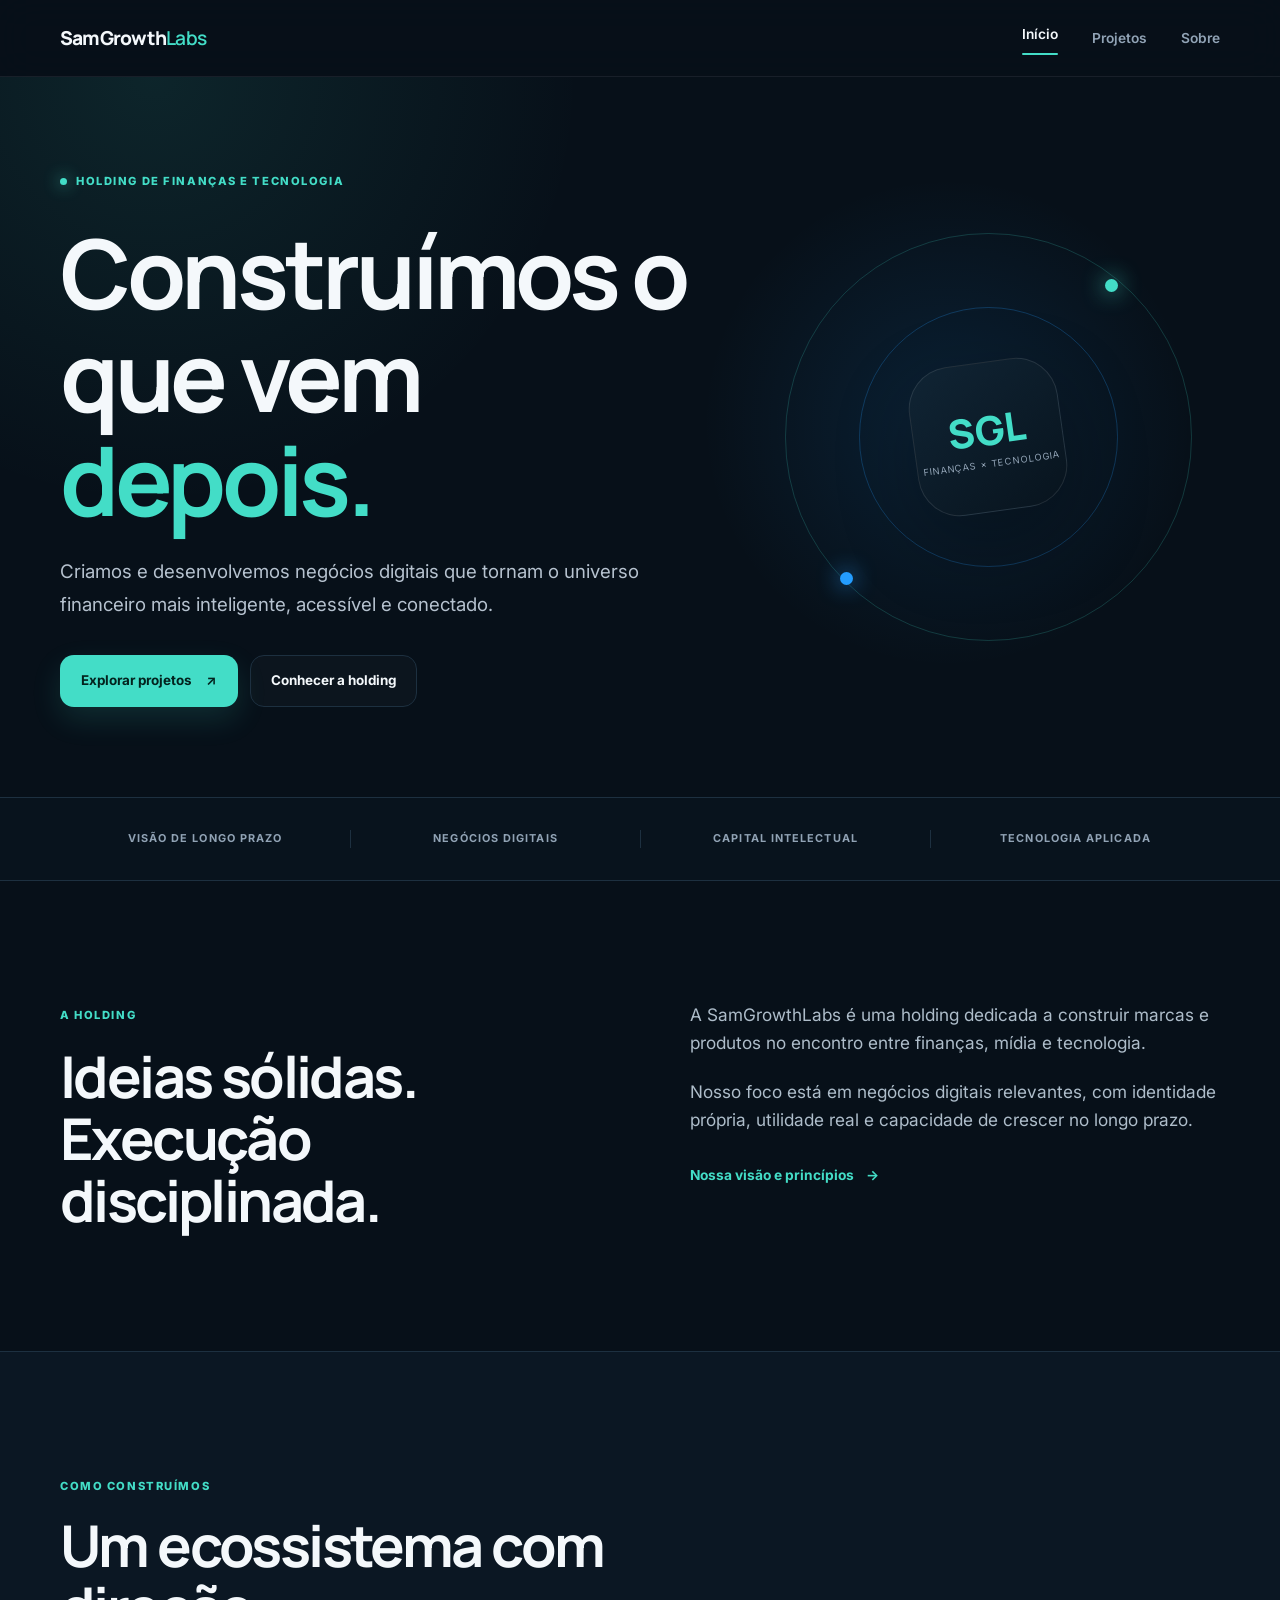
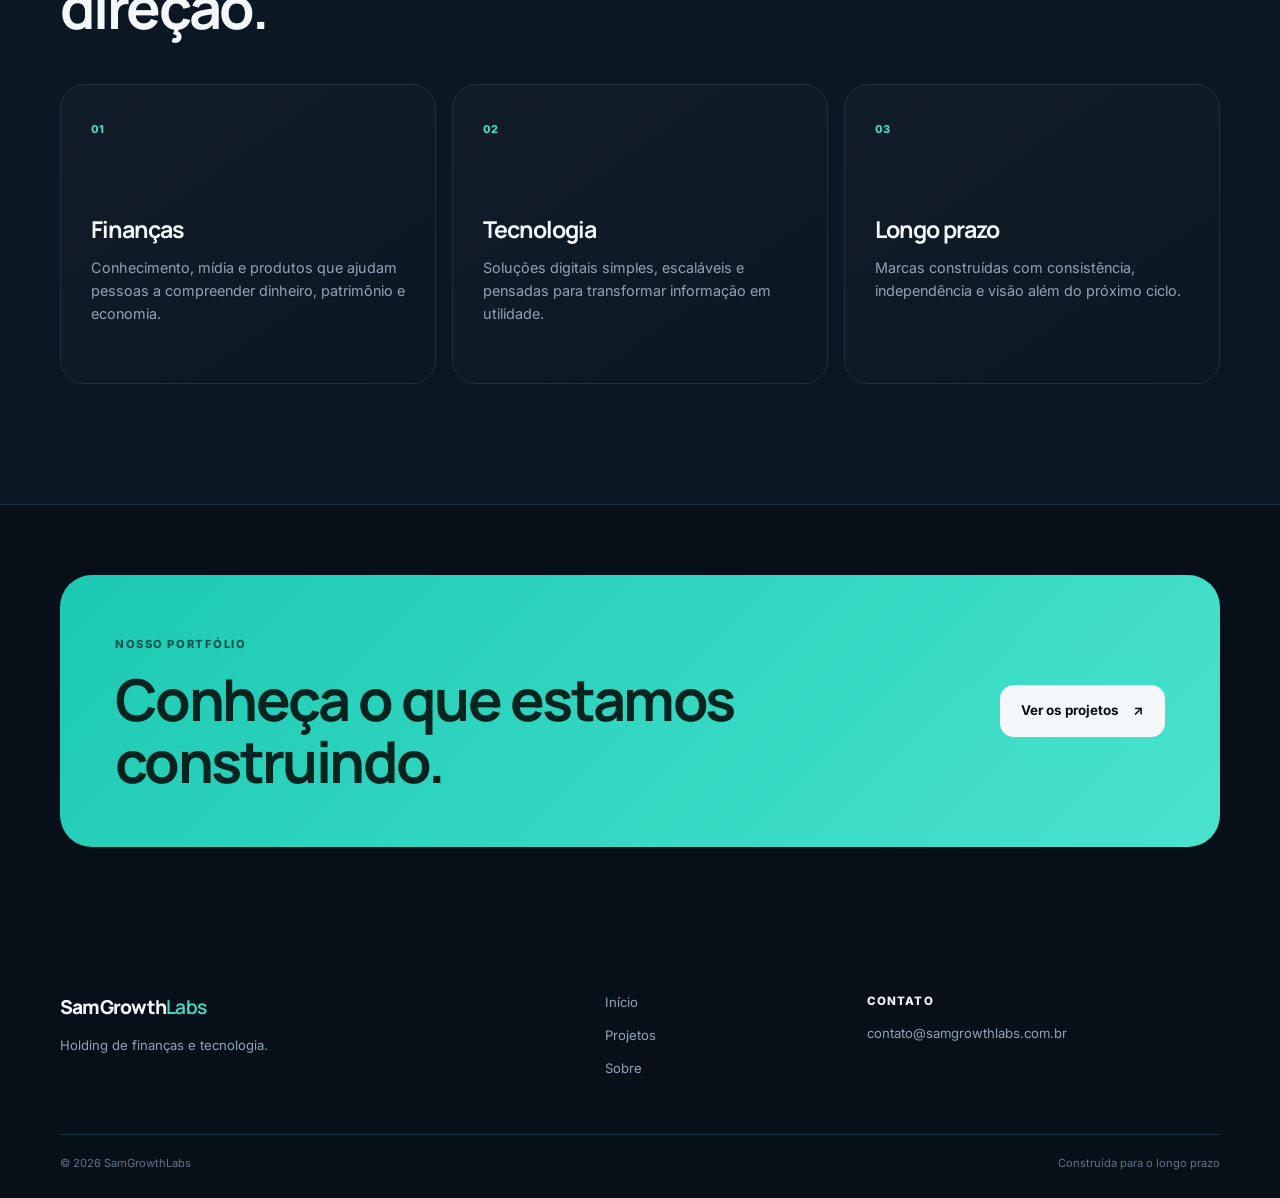
<file: index.html>
<!DOCTYPE html><html lang="pt-br"><head>
<meta charset="UTF-8"><meta name="viewport" content="width=device-width,initial-scale=1,viewport-fit=cover">
<meta name="description" content="SamGrowthLabs — holding de finanças e tecnologia com visão de longo prazo."><title>SamGrowthLabs · Holding de Finanças e Tecnologia</title>
<link rel="preconnect" href="https://fonts.googleapis.com"><link rel="preconnect" href="https://fonts.gstatic.com" crossorigin><link href="https://fonts.googleapis.com/css2?family=Inter:wght@400;500;600;700&family=Manrope:wght@500;600;700;800&display=swap" rel="stylesheet"><link rel="stylesheet" href="/style.css"></head><body>
<header class="navbar"><div class="nav-container"><a href="/" class="logo">SamGrowth<span>Labs</span></a><button class="mobile-menu-btn" aria-label="Abrir menu" aria-expanded="false"><span></span><span></span><span></span></button><nav><ul class="nav-links"><li><a href="/" class="active">Início</a></li><li><a href="/projetos/">Projetos</a></li><li><a href="/sobre/">Sobre</a></li></ul></nav></div></header>
<main><section class="hero"><div class="container hero-grid"><div class="hero-copy"><span class="eyebrow"><i></i> Holding de finanças e tecnologia</span><h1>Construímos o que vem <em>depois.</em></h1><p class="hero-lead">Criamos e desenvolvemos negócios digitais que tornam o universo financeiro mais inteligente, acessível e conectado.</p><div class="hero-actions"><a class="button button-primary" href="/projetos/">Explorar projetos <span>↗</span></a><a class="button button-ghost" href="/sobre/">Conhecer a holding</a></div></div><div class="hero-orbit" aria-hidden="true"><div class="orbit orbit-one"></div><div class="orbit orbit-two"></div><div class="orbit-core"><span>SGL</span><small>Finanças × Tecnologia</small></div><span class="orbit-dot dot-one"></span><span class="orbit-dot dot-two"></span></div></div></section>
<section class="signal-bar"><div class="container signal-grid"><span>Visão de longo prazo</span><span>Negócios digitais</span><span>Capital intelectual</span><span>Tecnologia aplicada</span></div></section>
<section class="section"><div class="container split"><div><span class="section-label">A holding</span><h2>Ideias sólidas.<br>Execução disciplinada.</h2></div><div class="body-large"><p>A SamGrowthLabs é uma holding dedicada a construir marcas e produtos no encontro entre finanças, mídia e tecnologia.</p><p>Nosso foco está em negócios digitais relevantes, com identidade própria, utilidade real e capacidade de crescer no longo prazo.</p><a class="text-link" href="/sobre/">Nossa visão e princípios <span>→</span></a></div></div></section>
<section class="section surface"><div class="container"><div class="section-heading"><span class="section-label">Como construímos</span><h2>Um ecossistema com direção.</h2></div><div class="pillar-grid"><article class="info-card"><span>01</span><h3>Finanças</h3><p>Conhecimento, mídia e produtos que ajudam pessoas a compreender dinheiro, patrimônio e economia.</p></article><article class="info-card"><span>02</span><h3>Tecnologia</h3><p>Soluções digitais simples, escaláveis e pensadas para transformar informação em utilidade.</p></article><article class="info-card"><span>03</span><h3>Longo prazo</h3><p>Marcas construídas com consistência, independência e visão além do próximo ciclo.</p></article></div></div></section>
<section class="cta-section"><div class="container cta-card"><div><span class="section-label">Nosso portfólio</span><h2>Conheça o que estamos construindo.</h2></div><a class="button button-light" href="/projetos/">Ver os projetos <span>↗</span></a></div></section></main>
<footer class="footer"><div class="container footer-grid"><div><a href="/" class="logo">SamGrowth<span>Labs</span></a><p>Holding de finanças e tecnologia.</p></div><div class="footer-links"><a href="/">Início</a><a href="/projetos/">Projetos</a><a href="/sobre/">Sobre</a></div><div class="footer-contact"><span>Contato</span><a data-company-email></a></div></div><div class="container footer-bottom"><span>© <span data-current-year></span> SamGrowthLabs</span><span>Construída para o longo prazo</span></div></footer><script src="/config.js"></script><script src="/app.js"></script></body></html>
</file>
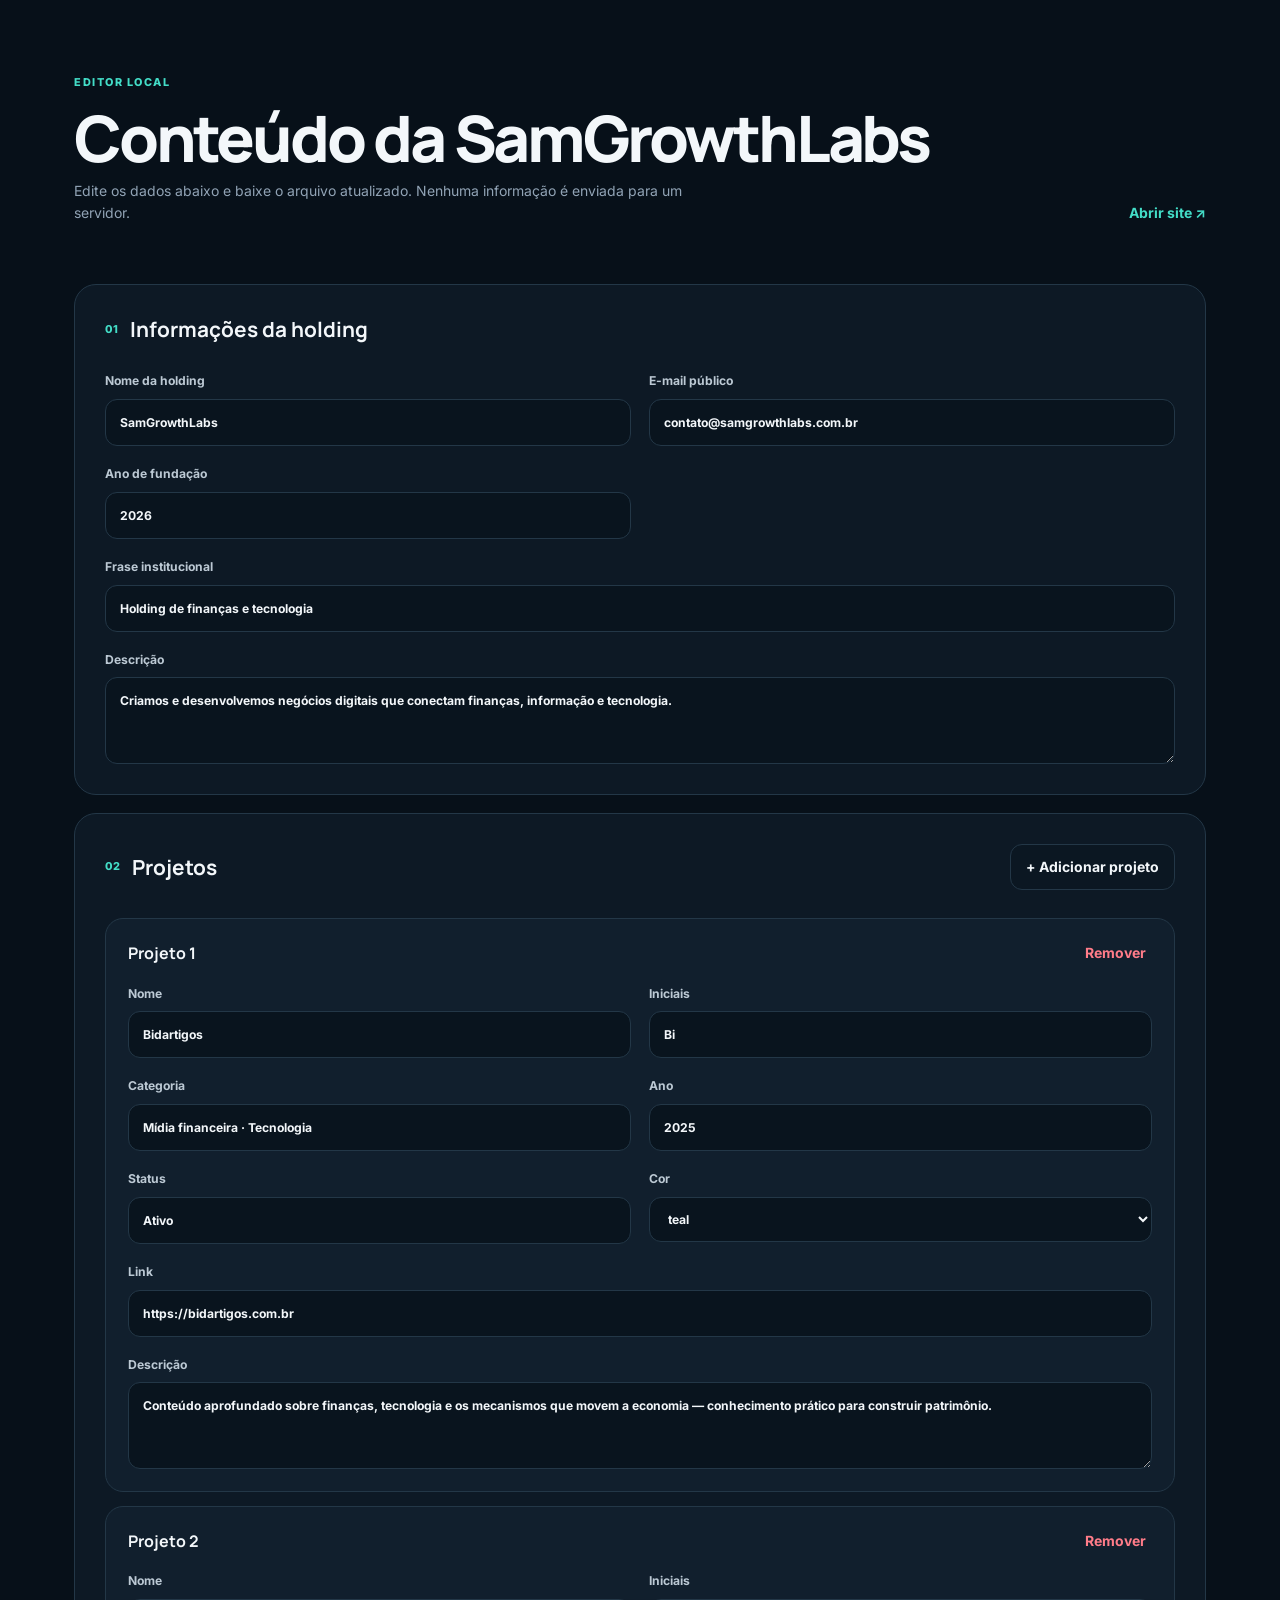
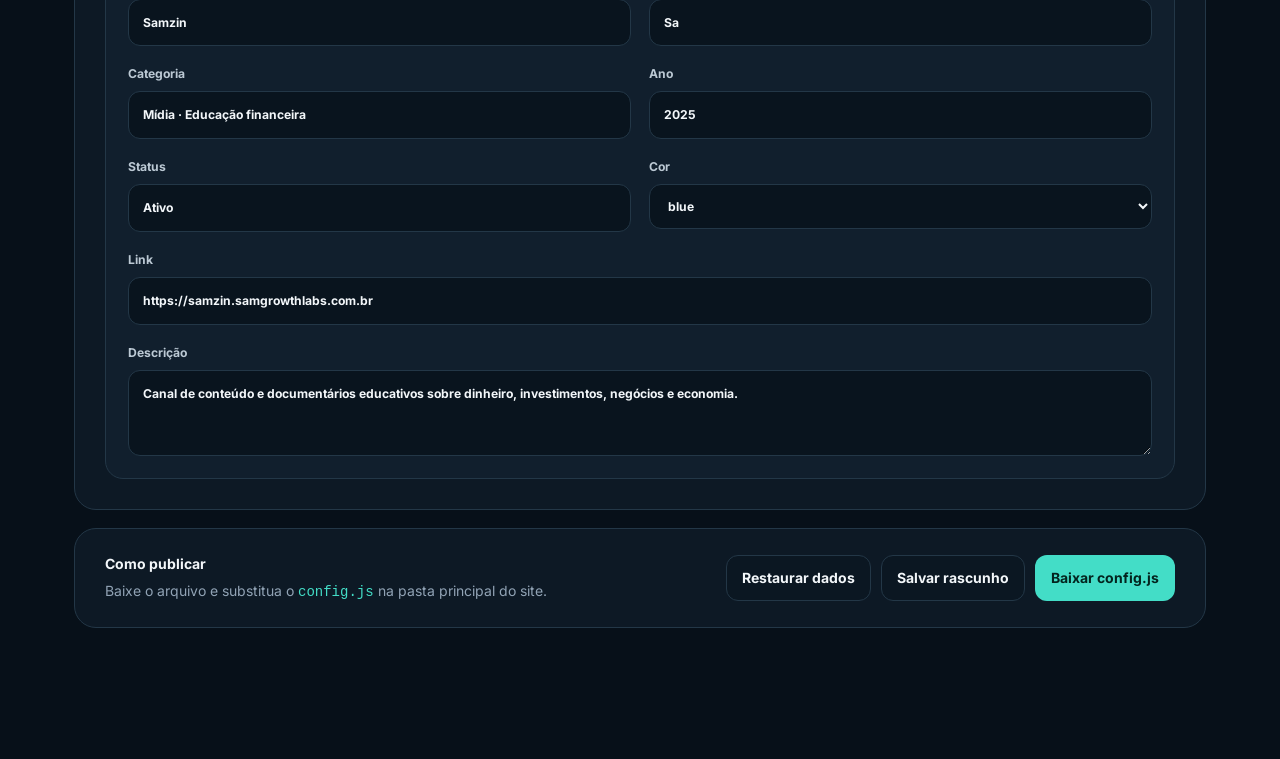
<file: admin/index.html>
<!DOCTYPE html><html lang="pt-br"><head><meta charset="UTF-8"><meta name="viewport" content="width=device-width,initial-scale=1"><meta name="robots" content="noindex,nofollow"><title>Editor de conteúdo · SamGrowthLabs</title><link href="https://fonts.googleapis.com/css2?family=Inter:wght@400;500;600;700&family=Manrope:wght@600;700;800&display=swap" rel="stylesheet"><link rel="stylesheet" href="/admin/style.css"></head><body>
<header class="admin-header"><div><span class="admin-badge">Editor local</span><h1>Conteúdo da SamGrowthLabs</h1><p>Edite os dados abaixo e baixe o arquivo atualizado. Nenhuma informação é enviada para um servidor.</p></div><a href="/" target="_blank">Abrir site ↗</a></header>
<main class="admin-shell">
<section class="admin-panel"><div class="panel-title"><div><span>01</span><h2>Informações da holding</h2></div></div><div class="form-grid"><label>Nome da holding<input id="company-name"></label><label>E-mail público<input id="company-email" type="email"></label><label>Ano de fundação<input id="company-year" type="number"></label><label class="full">Frase institucional<input id="company-tagline"></label><label class="full">Descrição<textarea id="company-description" rows="3"></textarea></label></div></section>
<section class="admin-panel"><div class="panel-title"><div><span>02</span><h2>Projetos</h2></div><button class="button secondary" id="add-project" type="button">+ Adicionar projeto</button></div><div id="project-list" class="project-editor-list"></div></section>
<section class="admin-actions"><div><strong>Como publicar</strong><p>Baixe o arquivo e substitua o <code>config.js</code> na pasta principal do site.</p></div><div class="action-buttons"><button class="button secondary" id="reset" type="button">Restaurar dados</button><button class="button secondary" id="save-draft" type="button">Salvar rascunho</button><button class="button primary" id="download" type="button">Baixar config.js</button></div></section><p class="notice" id="notice" role="status"></p>
</main><script src="/config.js"></script><script src="/admin/script.js"></script></body></html>
</file>
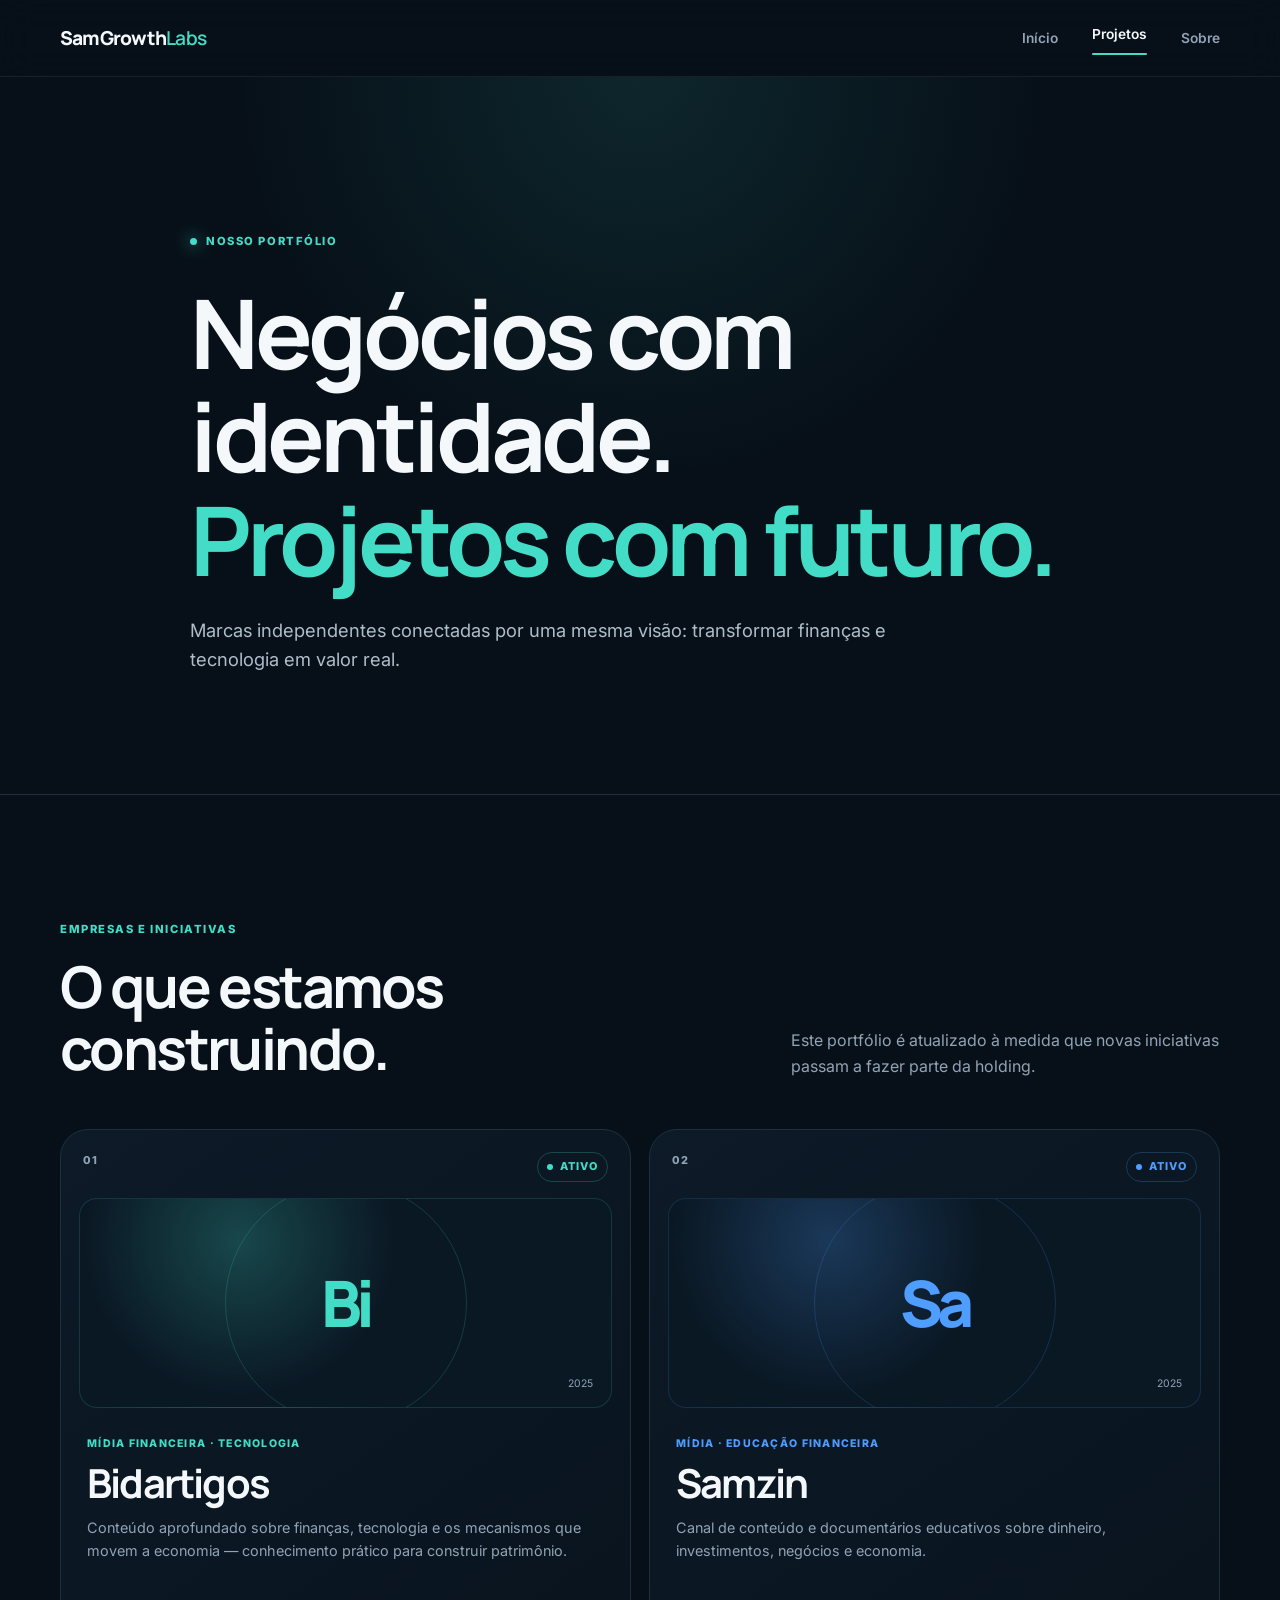
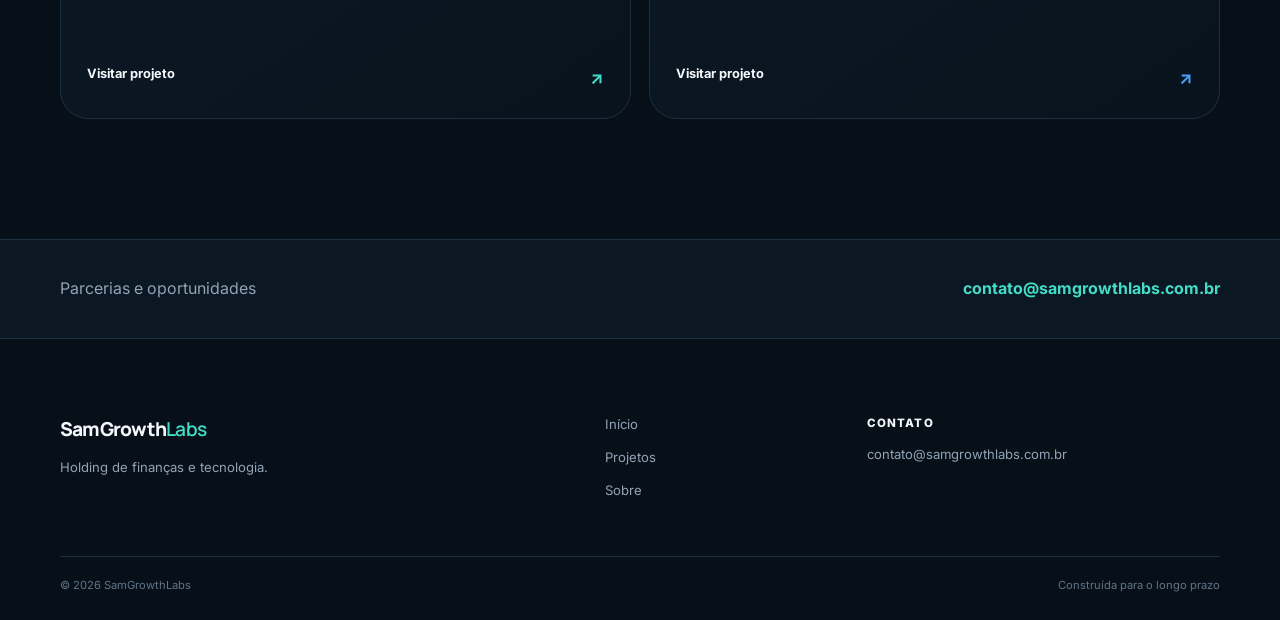
<file: projetos/index.html>
<!DOCTYPE html><html lang="pt-br"><head><meta charset="UTF-8"><meta name="viewport" content="width=device-width,initial-scale=1,viewport-fit=cover"><meta name="description" content="Projetos da SamGrowthLabs em finanças e tecnologia."><title>Projetos · SamGrowthLabs</title><link rel="preconnect" href="https://fonts.googleapis.com"><link rel="preconnect" href="https://fonts.gstatic.com" crossorigin><link href="https://fonts.googleapis.com/css2?family=Inter:wght@400;500;600;700&family=Manrope:wght@500;600;700;800&display=swap" rel="stylesheet"><link rel="stylesheet" href="/style.css"></head><body>
<header class="navbar"><div class="nav-container"><a href="/" class="logo">SamGrowth<span>Labs</span></a><button class="mobile-menu-btn" aria-label="Abrir menu" aria-expanded="false"><span></span><span></span><span></span></button><nav><ul class="nav-links"><li><a href="/">Início</a></li><li><a href="/projetos/" class="active">Projetos</a></li><li><a href="/sobre/">Sobre</a></li></ul></nav></div></header>
<main><section class="page-hero"><div class="container narrow"><span class="eyebrow"><i></i> Nosso portfólio</span><h1>Negócios com identidade.<br><em>Projetos com futuro.</em></h1><p>Marcas independentes conectadas por uma mesma visão: transformar finanças e tecnologia em valor real.</p></div></section>
<section class="section"><div class="container"><div class="projects-intro"><div><span class="section-label">Empresas e iniciativas</span><h2>O que estamos construindo.</h2></div><p>Este portfólio é atualizado à medida que novas iniciativas passam a fazer parte da holding.</p></div><div class="project-grid" id="projects-container"></div></div></section><section class="contact-strip"><div class="container"><span>Parcerias e oportunidades</span><a data-company-email></a></div></section></main>
<footer class="footer"><div class="container footer-grid"><div><a href="/" class="logo">SamGrowth<span>Labs</span></a><p>Holding de finanças e tecnologia.</p></div><div class="footer-links"><a href="/">Início</a><a href="/projetos/">Projetos</a><a href="/sobre/">Sobre</a></div><div class="footer-contact"><span>Contato</span><a data-company-email></a></div></div><div class="container footer-bottom"><span>© <span data-current-year></span> SamGrowthLabs</span><span>Construída para o longo prazo</span></div></footer><script src="/config.js"></script><script src="/app.js"></script><script src="/projetos/script.js"></script></body></html>
</file>
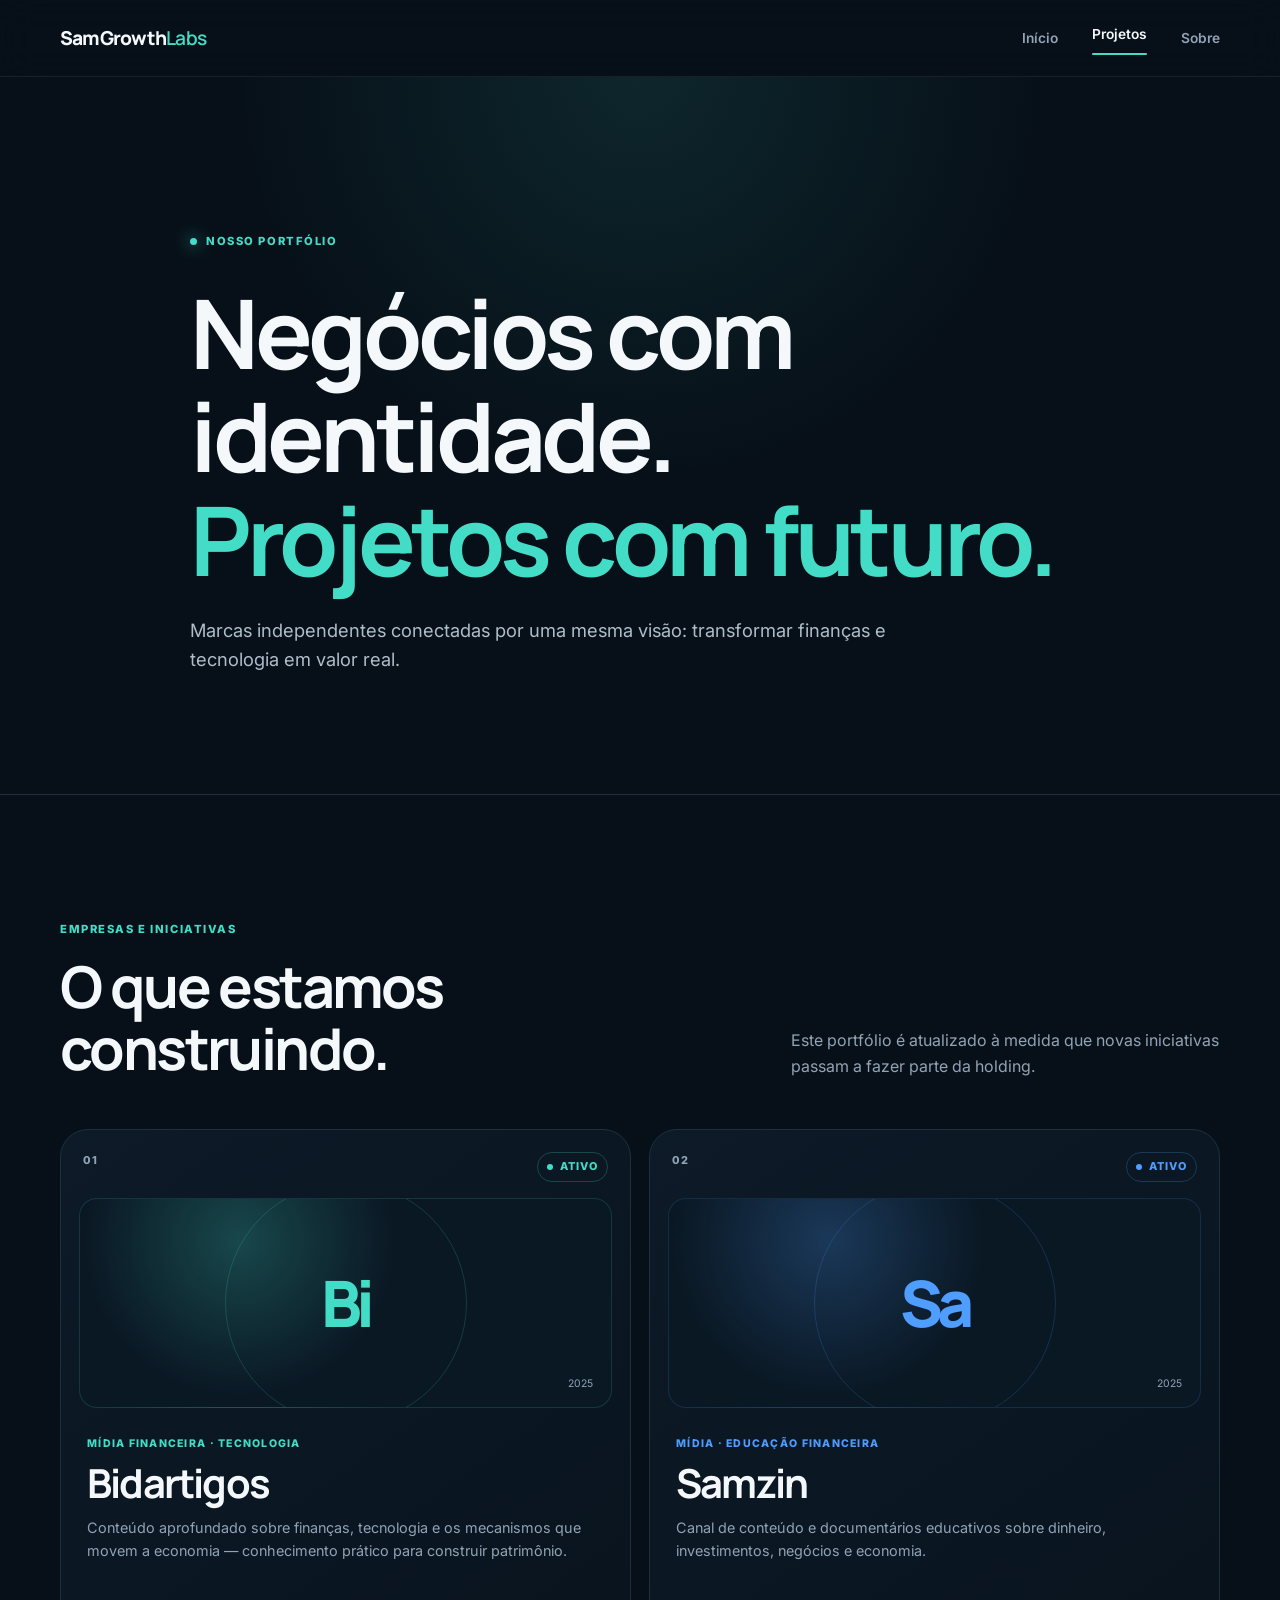
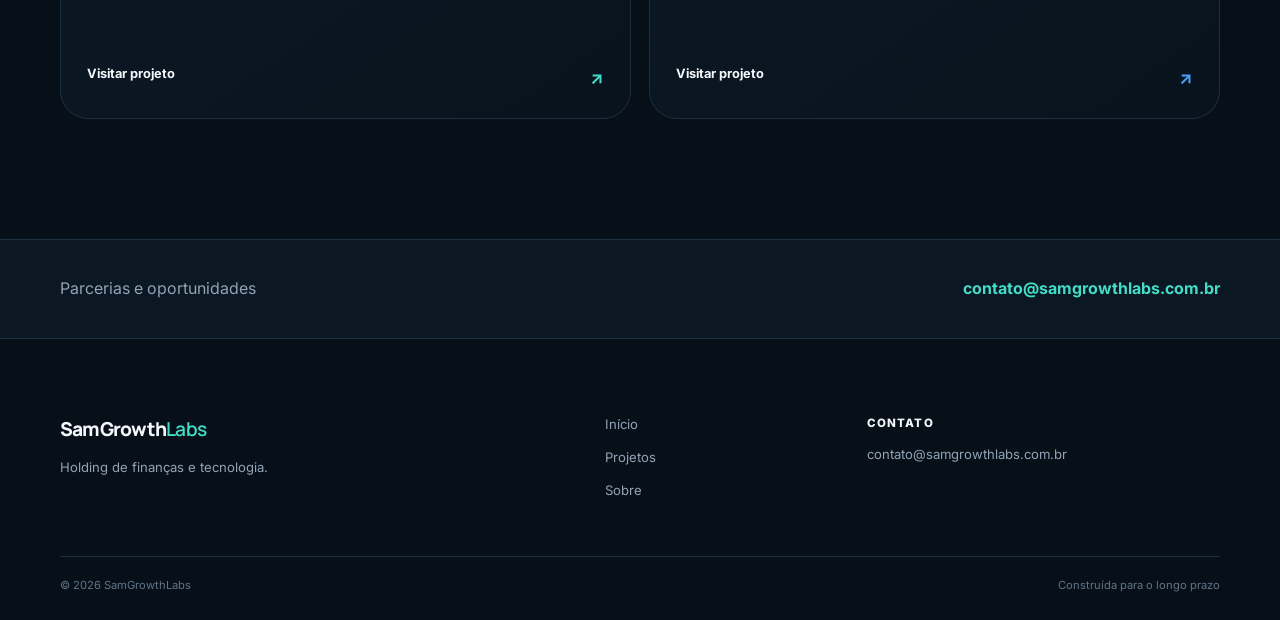
<file: servicos/index.html>
<!DOCTYPE html><html lang="pt-br"><head><meta charset="UTF-8"><meta http-equiv="refresh" content="0;url=/projetos/"><meta name="robots" content="noindex"><title>Projetos · SamGrowthLabs</title><script>location.replace('/projetos/');</script></head><body><a href="/projetos/">Ir para Projetos</a></body></html>
</file>
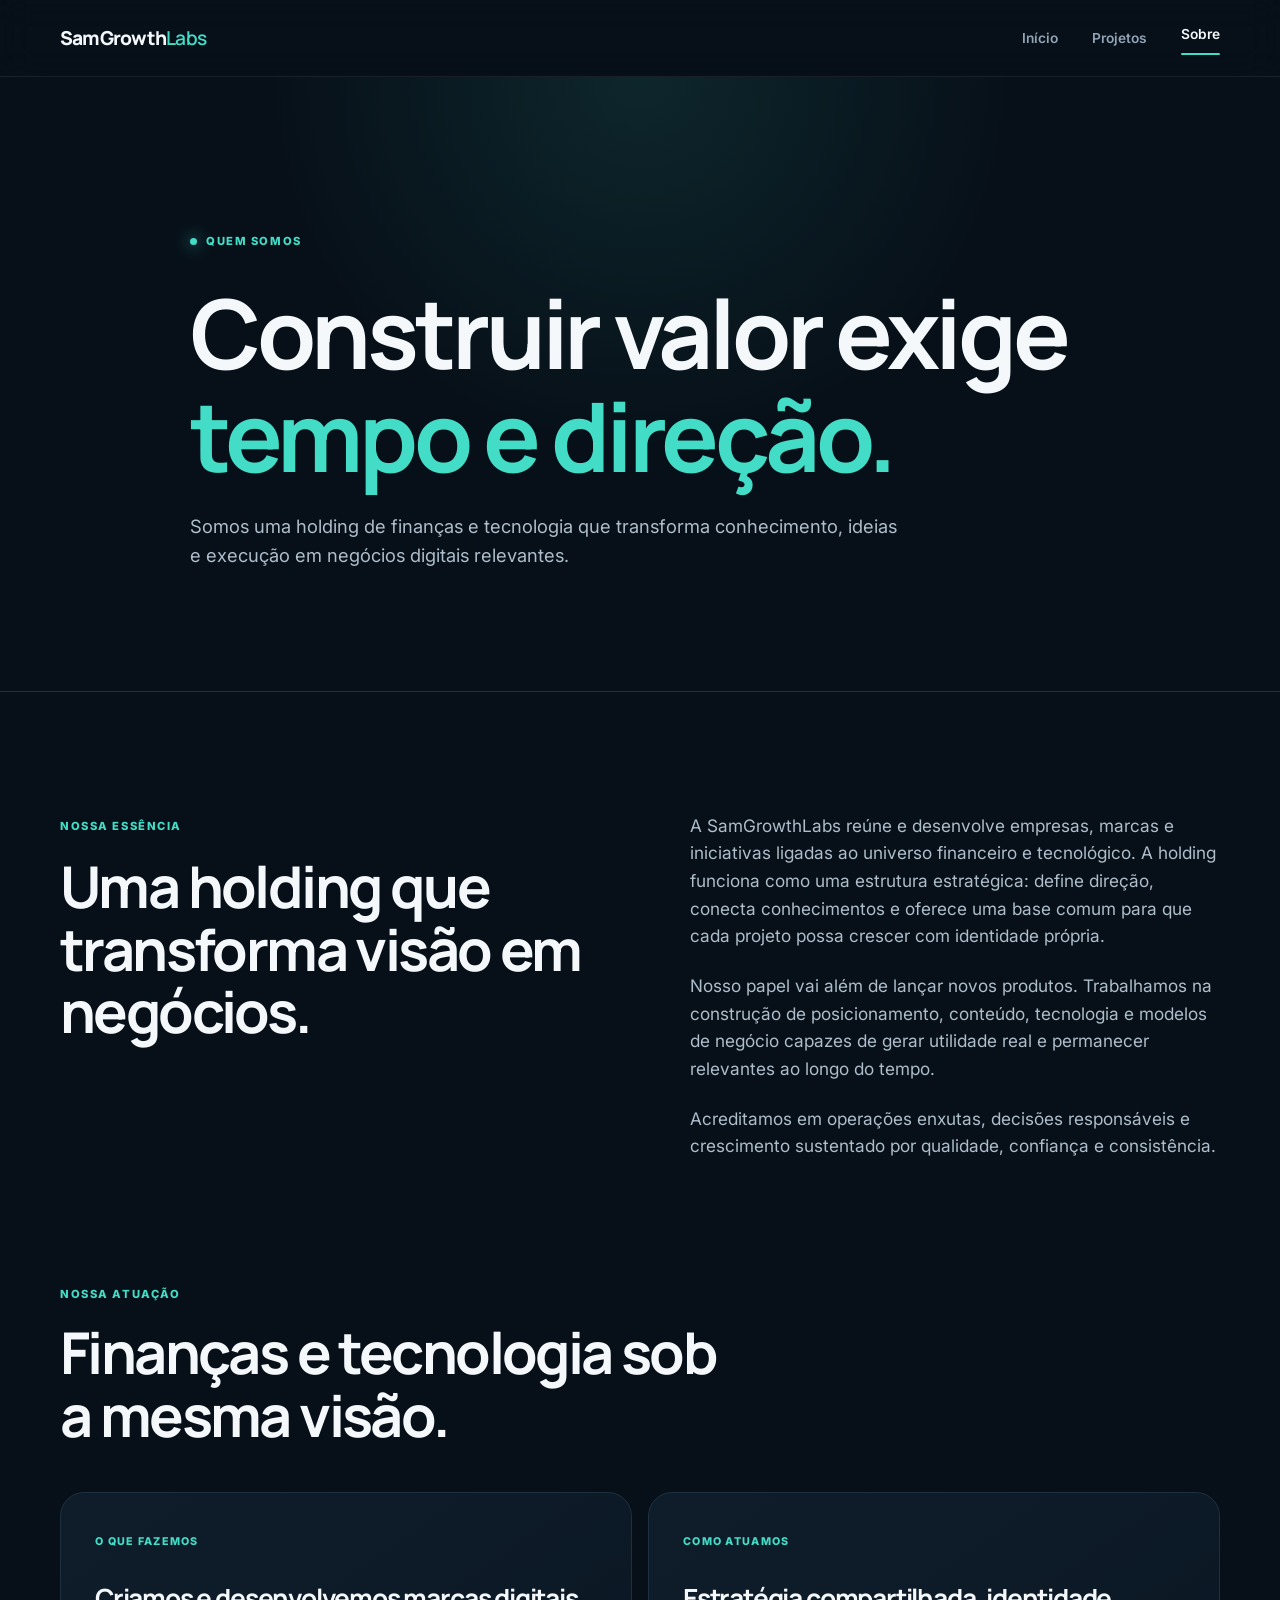
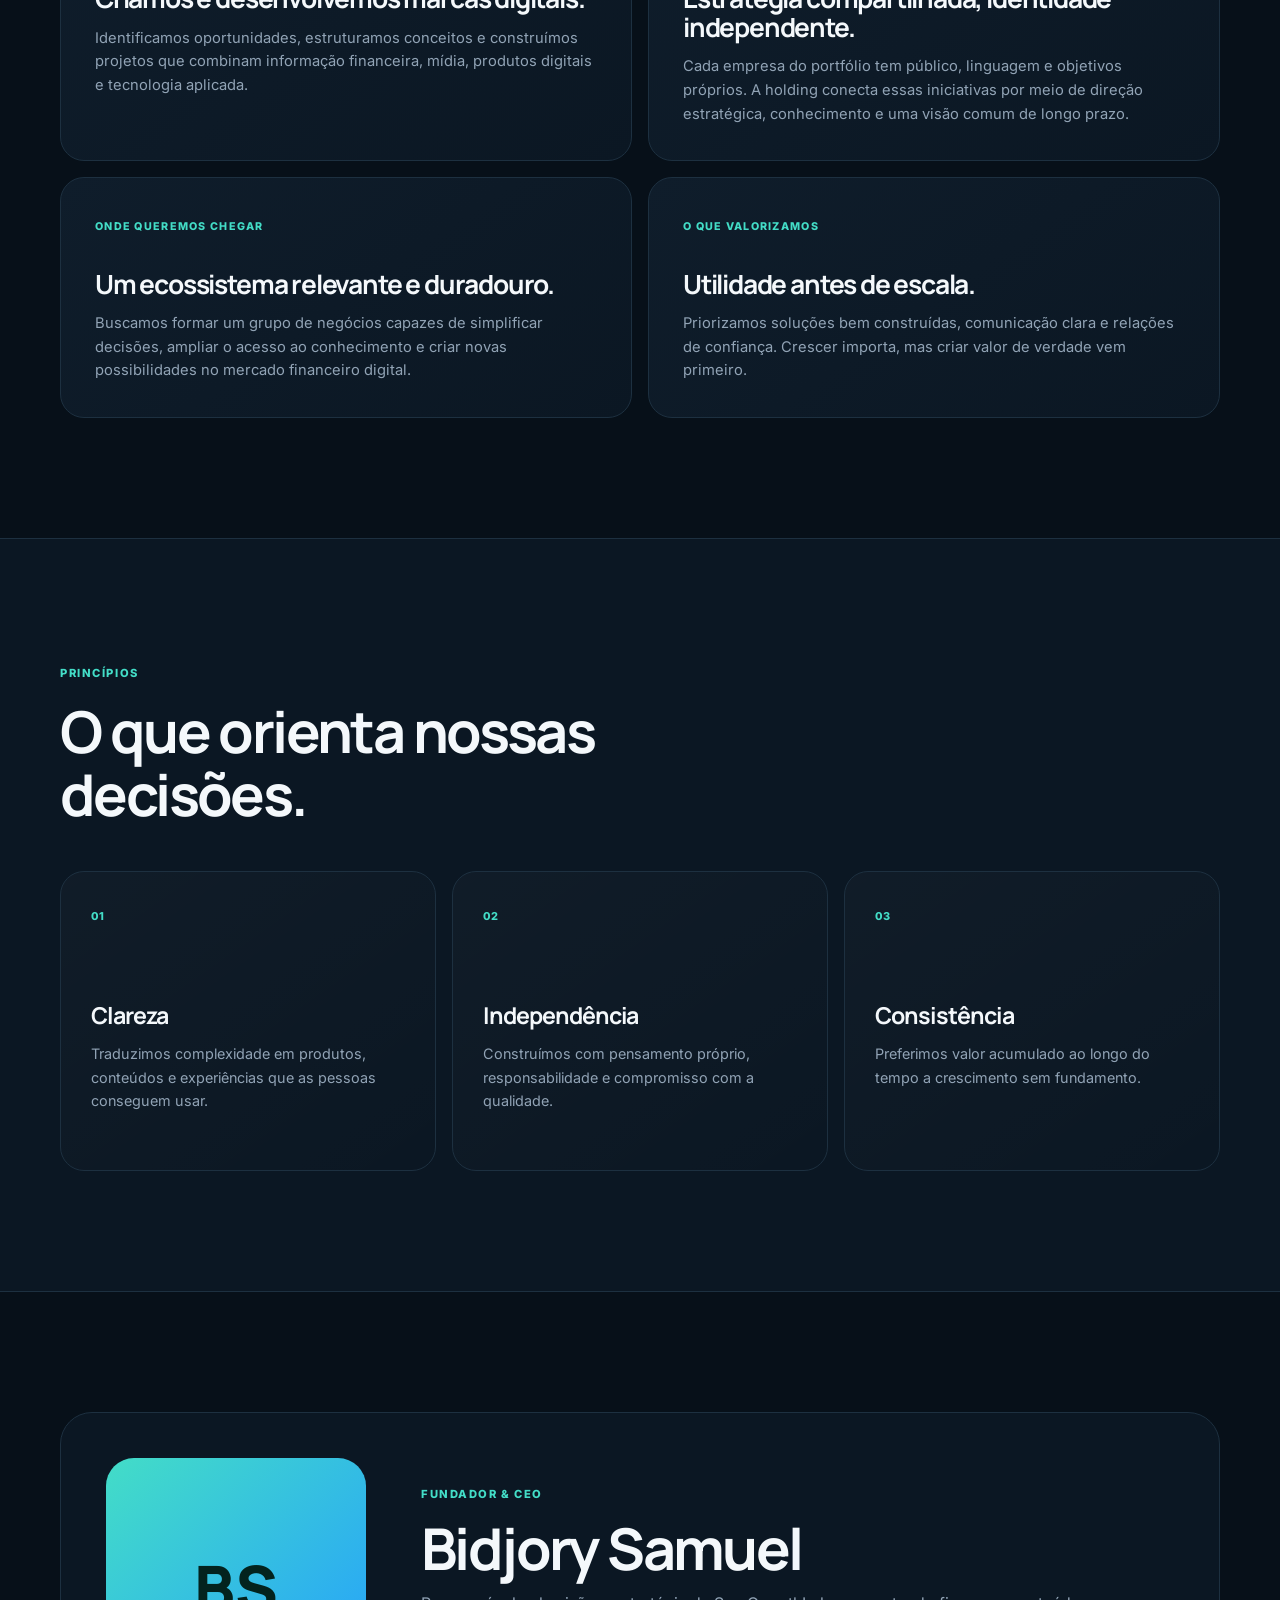
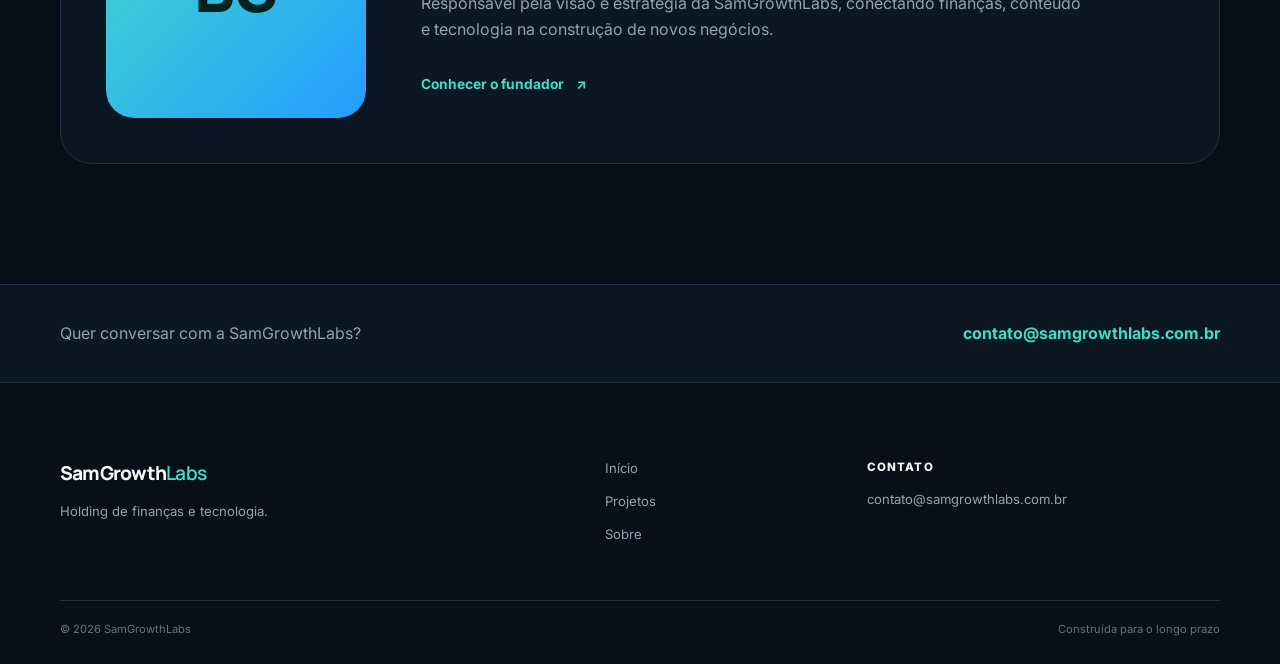
<file: sobre/index.html>
<!DOCTYPE html><html lang="pt-br"><head><meta charset="UTF-8"><meta name="viewport" content="width=device-width,initial-scale=1,viewport-fit=cover"><meta name="description" content="Conheça a SamGrowthLabs, holding de finanças e tecnologia."><title>Sobre · SamGrowthLabs</title><link rel="preconnect" href="https://fonts.googleapis.com"><link rel="preconnect" href="https://fonts.gstatic.com" crossorigin><link href="https://fonts.googleapis.com/css2?family=Inter:wght@400;500;600;700&family=Manrope:wght@500;600;700;800&display=swap" rel="stylesheet"><link rel="stylesheet" href="/style.css"></head><body>
<header class="navbar"><div class="nav-container"><a href="/" class="logo">SamGrowth<span>Labs</span></a><button class="mobile-menu-btn" aria-label="Abrir menu" aria-expanded="false"><span></span><span></span><span></span></button><nav><ul class="nav-links"><li><a href="/">Início</a></li><li><a href="/projetos/">Projetos</a></li><li><a href="/sobre/" class="active">Sobre</a></li></ul></nav></div></header>
<main><section class="page-hero"><div class="container narrow"><span class="eyebrow"><i></i> Quem somos</span><h1>Construir valor exige <em>tempo e direção.</em></h1><p>Somos uma holding de finanças e tecnologia que transforma conhecimento, ideias e execução em negócios digitais relevantes.</p></div></section>
<section class="section"><div class="container split"><div><span class="section-label">Nossa essência</span><h2>Uma holding que transforma visão em negócios.</h2></div><div class="body-large"><p>A SamGrowthLabs reúne e desenvolve empresas, marcas e iniciativas ligadas ao universo financeiro e tecnológico. A holding funciona como uma estrutura estratégica: define direção, conecta conhecimentos e oferece uma base comum para que cada projeto possa crescer com identidade própria.</p><p>Nosso papel vai além de lançar novos produtos. Trabalhamos na construção de posicionamento, conteúdo, tecnologia e modelos de negócio capazes de gerar utilidade real e permanecer relevantes ao longo do tempo.</p><p>Acreditamos em operações enxutas, decisões responsáveis e crescimento sustentado por qualidade, confiança e consistência.</p></div></div></section><section class="section about-details"><div class="container"><div class="section-heading"><span class="section-label">Nossa atuação</span><h2>Finanças e tecnologia sob a mesma visão.</h2></div><div class="about-detail-grid"><article class="detail-card"><span>O que fazemos</span><h3>Criamos e desenvolvemos marcas digitais.</h3><p>Identificamos oportunidades, estruturamos conceitos e construímos projetos que combinam informação financeira, mídia, produtos digitais e tecnologia aplicada.</p></article><article class="detail-card"><span>Como atuamos</span><h3>Estratégia compartilhada, identidade independente.</h3><p>Cada empresa do portfólio tem público, linguagem e objetivos próprios. A holding conecta essas iniciativas por meio de direção estratégica, conhecimento e uma visão comum de longo prazo.</p></article><article class="detail-card"><span>Onde queremos chegar</span><h3>Um ecossistema relevante e duradouro.</h3><p>Buscamos formar um grupo de negócios capazes de simplificar decisões, ampliar o acesso ao conhecimento e criar novas possibilidades no mercado financeiro digital.</p></article><article class="detail-card"><span>O que valorizamos</span><h3>Utilidade antes de escala.</h3><p>Priorizamos soluções bem construídas, comunicação clara e relações de confiança. Crescer importa, mas criar valor de verdade vem primeiro.</p></article></div></div></section>
<section class="section surface"><div class="container"><div class="section-heading"><span class="section-label">Princípios</span><h2>O que orienta nossas decisões.</h2></div><div class="pillar-grid"><article class="info-card"><span>01</span><h3>Clareza</h3><p>Traduzimos complexidade em produtos, conteúdos e experiências que as pessoas conseguem usar.</p></article><article class="info-card"><span>02</span><h3>Independência</h3><p>Construímos com pensamento próprio, responsabilidade e compromisso com a qualidade.</p></article><article class="info-card"><span>03</span><h3>Consistência</h3><p>Preferimos valor acumulado ao longo do tempo a crescimento sem fundamento.</p></article></div></div></section>
<section class="section"><div class="container founder-card"><div class="founder-monogram">BS</div><div><span class="section-label">Fundador & CEO</span><h2>Bidjory Samuel</h2><p>Responsável pela visão e estratégia da SamGrowthLabs, conectando finanças, conteúdo e tecnologia na construção de novos negócios.</p><a class="text-link" href="https://bidjory.com.br" target="_blank" rel="noopener noreferrer">Conhecer o fundador <span>↗</span></a></div></div></section><section class="contact-strip"><div class="container"><span>Quer conversar com a SamGrowthLabs?</span><a data-company-email></a></div></section></main>
<footer class="footer"><div class="container footer-grid"><div><a href="/" class="logo">SamGrowth<span>Labs</span></a><p>Holding de finanças e tecnologia.</p></div><div class="footer-links"><a href="/">Início</a><a href="/projetos/">Projetos</a><a href="/sobre/">Sobre</a></div><div class="footer-contact"><span>Contato</span><a data-company-email></a></div></div><div class="container footer-bottom"><span>© <span data-current-year></span> SamGrowthLabs</span><span>Construída para o longo prazo</span></div></footer><script src="/config.js"></script><script src="/app.js"></script></body></html>
</file>
<file: style.css>
:root{--bg:#071019;--surface:#0b1723;--surface-2:#0f1d2b;--text:#f4f8fb;--muted:#91a3b5;--line:#1d3040;--accent:#43ddc7;--accent-2:#249dff;--font:'Inter',sans-serif;--display:'Manrope',sans-serif;--radius:24px;--shadow:0 30px 80px rgba(0,0,0,.28)}
*{box-sizing:border-box;margin:0;padding:0}html{scroll-behavior:smooth;background:var(--bg);color-scheme:dark}body{background:var(--bg);color:var(--text);font-family:var(--font);line-height:1.6;-webkit-font-smoothing:antialiased}a{color:inherit}.container{width:min(1160px,calc(100% - 40px));margin:auto}.narrow{max-width:900px}.navbar{position:sticky;top:0;z-index:100;background:rgba(7,16,25,.86);border-bottom:1px solid rgba(255,255,255,.07);backdrop-filter:blur(18px)}.nav-container{width:min(1160px,calc(100% - 40px));height:76px;margin:auto;display:flex;align-items:center;justify-content:space-between}.logo{font-family:var(--display);font-size:1.2rem;font-weight:800;letter-spacing:-.04em;text-decoration:none}.logo span{color:var(--accent);font-weight:600}.nav-links{display:flex;align-items:center;gap:34px;list-style:none}.nav-links a{text-decoration:none;color:var(--muted);font-size:.86rem;font-weight:600;transition:.2s}.nav-links a:hover,.nav-links a.active{color:var(--text)}.nav-links a.active:after{content:'';display:block;width:100%;height:2px;margin-top:6px;background:var(--accent);border-radius:9px}.mobile-menu-btn{display:none;border:0;background:none}.mobile-menu-btn span{display:block;width:22px;height:2px;margin:5px;background:var(--text);border-radius:9px}
h1,h2,h3{font-family:var(--display);letter-spacing:-.045em;line-height:1.08}h1{font-size:clamp(3.4rem,7.5vw,6rem)}h1 em{color:var(--accent);font-style:normal}h2{font-size:clamp(2.2rem,4.5vw,3.7rem)}h3{font-size:1.45rem}.eyebrow,.section-label{display:inline-flex;align-items:center;gap:9px;color:var(--accent);font-size:.7rem;font-weight:800;letter-spacing:.14em;text-transform:uppercase}.eyebrow i{width:7px;height:7px;border-radius:50%;background:var(--accent);box-shadow:0 0 16px var(--accent)}.button{display:inline-flex;align-items:center;justify-content:center;gap:14px;padding:14px 20px;border:1px solid transparent;border-radius:14px;text-decoration:none;font-size:.84rem;font-weight:700;transition:.25s}.button:hover{transform:translateY(-2px)}.button-primary{background:var(--accent);color:#03231e;box-shadow:0 12px 30px rgba(67,221,199,.14)}.button-ghost{border-color:var(--line);background:rgba(255,255,255,.02)}.button-light{background:var(--text);color:var(--bg)}
.hero{position:relative;overflow:hidden;min-height:720px;display:flex;align-items:center;background:radial-gradient(circle at 74% 48%,rgba(36,157,255,.12),transparent 24%),radial-gradient(circle at 12% 0,rgba(67,221,199,.1),transparent 32%)}.hero-grid{display:grid;grid-template-columns:1.15fr .85fr;align-items:center;gap:70px}.hero-copy h1{margin:28px 0 24px}.hero-lead{max-width:660px;color:#b6c2cf;font-size:1.17rem;line-height:1.75}.hero-actions{display:flex;gap:12px;margin-top:34px}.hero-orbit{position:relative;aspect-ratio:1;border-radius:50%;display:grid;place-items:center}.orbit{position:absolute;border:1px solid rgba(67,221,199,.2);border-radius:50%}.orbit-one{inset:6%}.orbit-two{inset:22%;border-color:rgba(36,157,255,.25)}.orbit-core{position:relative;z-index:2;width:150px;height:150px;border:1px solid rgba(255,255,255,.1);border-radius:42px;display:grid;place-content:center;text-align:center;background:linear-gradient(145deg,#102434,#08141e);box-shadow:var(--shadow);transform:rotate(-8deg)}.orbit-core span{font:800 2.5rem var(--display);color:var(--accent)}.orbit-core small{color:var(--muted);font-size:.58rem;text-transform:uppercase;letter-spacing:.1em}.orbit-dot{position:absolute;width:13px;height:13px;border-radius:50%;background:var(--accent);box-shadow:0 0 22px var(--accent)}.dot-one{top:16%;right:22%}.dot-two{bottom:18%;left:18%;background:var(--accent-2);box-shadow:0 0 22px var(--accent-2)}.signal-bar{border-block:1px solid var(--line);background:#08131d}.signal-grid{min-height:82px;display:grid;grid-template-columns:repeat(4,1fr);align-items:center}.signal-grid span{text-align:center;color:var(--muted);font-size:.68rem;font-weight:700;text-transform:uppercase;letter-spacing:.1em}.signal-grid span+span{border-left:1px solid var(--line)}
.section{padding:120px 0}.surface{background:var(--surface);border-block:1px solid var(--line)}.split{display:grid;grid-template-columns:1fr 1fr;gap:100px;align-items:start}.split h2{margin-top:18px}.body-large{color:#aebdca;font-size:1.08rem}.body-large p+p{margin-top:22px}.body-large strong{color:var(--text)}.text-link{display:inline-flex;gap:12px;margin-top:30px;color:var(--accent);font-size:.86rem;font-weight:700;text-decoration:none}.section-heading{max-width:680px;margin-bottom:46px}.section-heading h2{margin-top:16px}.pillar-grid{display:grid;grid-template-columns:repeat(3,1fr);gap:16px}.info-card{min-height:300px;padding:30px;border:1px solid var(--line);border-radius:var(--radius);background:linear-gradient(145deg,rgba(255,255,255,.025),transparent);transition:.25s}.info-card:hover{transform:translateY(-5px);border-color:rgba(67,221,199,.35);background:var(--surface-2)}.info-card>span{color:var(--accent);font-size:.68rem;font-weight:800}.info-card h3{margin:76px 0 14px}.info-card p{color:var(--muted);font-size:.9rem}.cta-section{padding:70px 0}.cta-card{min-height:270px;padding:55px;display:flex;align-items:center;justify-content:space-between;gap:40px;border-radius:32px;background:linear-gradient(135deg,#1cc9b2,#49e3ce);color:#04251f}.cta-card .section-label{color:#07574c}.cta-card h2{max-width:650px;margin-top:12px}
.page-hero{padding:150px 0 120px;border-bottom:1px solid var(--line);background:radial-gradient(circle at 50% 0,rgba(67,221,199,.11),transparent 42%)}.page-hero h1{margin:28px 0 24px}.page-hero p{max-width:720px;color:#aebdca;font-size:1.15rem}.projects-intro{display:grid;grid-template-columns:1fr .65fr;gap:70px;align-items:end;margin-bottom:50px}.projects-intro h2{margin-top:14px}.projects-intro>p{color:var(--muted)}.project-grid{display:grid;grid-template-columns:repeat(2,minmax(0,1fr));gap:18px}.project-card{--card-accent:var(--accent);min-height:590px;padding:18px;display:flex;flex-direction:column;border:1px solid var(--line);border-radius:28px;color:inherit;text-decoration:none;background:linear-gradient(145deg,#0d1a27,#08131d);transition:.3s}.project-card:hover{transform:translateY(-7px);border-color:color-mix(in srgb,var(--card-accent) 50%,transparent);box-shadow:var(--shadow)}.tone-blue{--card-accent:#4e9dff}.tone-violet{--card-accent:#9a7cff}.tone-gold{--card-accent:#f5bd52}.project-top{display:flex;justify-content:space-between;padding:4px 4px 16px;color:var(--muted);font-size:.68rem;font-weight:800;letter-spacing:.1em}.status{display:flex;align-items:center;gap:7px;padding:5px 9px;border:1px solid color-mix(in srgb,var(--card-accent) 24%,transparent);border-radius:99px;color:var(--card-accent);text-transform:uppercase}.status i{width:6px;height:6px;border-radius:50%;background:var(--card-accent)}.project-art{position:relative;min-height:210px;display:grid;place-items:center;overflow:hidden;border-radius:18px;background:radial-gradient(circle at 30% 20%,color-mix(in srgb,var(--card-accent) 24%,transparent),transparent 38%),#0a1824;border:1px solid color-mix(in srgb,var(--card-accent) 16%,transparent)}.project-art:after{content:'';position:absolute;width:240px;height:240px;border:1px solid color-mix(in srgb,var(--card-accent) 18%,transparent);border-radius:50%}.project-art>span{z-index:2;color:var(--card-accent);font:800 4rem var(--display);letter-spacing:-.08em}.project-art small{position:absolute;right:18px;bottom:14px;color:var(--muted);font-size:.65rem}.project-copy{padding:28px 8px 8px;display:flex;flex:1;flex-direction:column}.project-category{color:var(--card-accent);font-size:.66rem;font-weight:800;letter-spacing:.12em;text-transform:uppercase}.project-copy h2{margin:8px 0 12px;font-size:2.5rem}.project-copy p{color:var(--muted);font-size:.9rem}.project-action{display:flex;justify-content:space-between;margin-top:auto;padding-top:28px;font-size:.8rem;font-weight:700}.project-action b{color:var(--card-accent);font-size:1.1rem}.empty-state{padding:40px;border:1px dashed var(--line);border-radius:var(--radius);color:var(--muted)}
.founder-card{display:grid;grid-template-columns:260px 1fr;gap:55px;align-items:center;padding:45px;border:1px solid var(--line);border-radius:32px;background:var(--surface)}.founder-monogram{aspect-ratio:1;display:grid;place-items:center;border-radius:28px;background:linear-gradient(135deg,var(--accent),var(--accent-2));color:#03231e;font:800 4rem var(--display)}.founder-card h2{margin:12px 0}.founder-card p{max-width:660px;color:var(--muted)}.contact-strip{padding:36px 0;border-block:1px solid var(--line);background:var(--surface)}.contact-strip .container{display:flex;justify-content:space-between;gap:20px}.contact-strip span{color:var(--muted)}.contact-strip a{color:var(--accent);text-decoration:none;font-weight:700}
.footer{padding:75px 0 25px}.footer-grid{display:grid;grid-template-columns:1.4fr .6fr 1fr;gap:50px}.footer-grid p{margin-top:12px;color:var(--muted);font-size:.82rem}.footer-links,.footer-contact{display:flex;flex-direction:column;gap:12px}.footer-links a,.footer-contact a{color:var(--muted);text-decoration:none;font-size:.82rem}.footer-contact span{color:var(--text);font-size:.72rem;font-weight:800;text-transform:uppercase;letter-spacing:.1em}.footer-contact a:hover,.footer-links a:hover{color:var(--accent)}.footer-bottom{margin-top:55px;padding-top:20px;border-top:1px solid var(--line);display:flex;justify-content:space-between;color:#607487;font-size:.7rem}
@media(max-width:850px){.hero{min-height:auto;padding:100px 0}.hero-grid,.split,.projects-intro{grid-template-columns:1fr;gap:55px}.hero-orbit{display:none}.pillar-grid{grid-template-columns:1fr}.info-card{min-height:230px}.info-card h3{margin-top:45px}.project-grid{grid-template-columns:1fr}.founder-card{grid-template-columns:1fr}.founder-monogram{width:170px}.cta-card{align-items:flex-start;flex-direction:column}.footer-grid{grid-template-columns:1fr 1fr}.footer-grid>div:first-child{grid-column:1/-1}}
@media(max-width:650px){.container,.nav-container{width:min(100% - 28px,1160px)}.nav-container{height:66px}.mobile-menu-btn{display:block;z-index:2}.nav-links{position:fixed;inset:66px 0 0;display:flex;flex-direction:column;justify-content:center;background:rgba(7,16,25,.98);transform:translateX(100%);transition:.3s}.nav-links.active{transform:none}.nav-links a{font-size:1.15rem}.hero{padding:74px 0}.hero h1,.page-hero h1{font-size:clamp(2.8rem,14vw,4rem)}.hero-actions{flex-direction:column}.section{padding:80px 0}.page-hero{padding:90px 0 75px}.signal-grid{grid-template-columns:1fr 1fr}.signal-grid span{padding:16px 5px}.signal-grid span+span{border-left:0}.cta-card{padding:34px 26px;border-radius:24px}.project-card{min-height:530px}.project-art{min-height:180px}.founder-card{padding:24px}.contact-strip .container,.footer-bottom{flex-direction:column}.footer-grid{grid-template-columns:1fr}.footer-grid>div:first-child{grid-column:auto}}.about-details{padding-top:0}.about-detail-grid{display:grid;grid-template-columns:repeat(2,minmax(0,1fr));gap:16px}.detail-card{padding:34px;border:1px solid var(--line);border-radius:var(--radius);background:linear-gradient(145deg,var(--surface-2),var(--surface));}.detail-card>span{color:var(--accent);font-size:.67rem;font-weight:800;letter-spacing:.12em;text-transform:uppercase}.detail-card h3{margin:32px 0 14px;font-size:1.65rem}.detail-card p{color:var(--muted);font-size:.92rem}@media(max-width:700px){.about-detail-grid{grid-template-columns:1fr}.detail-card{padding:26px}}
</file>
<file: admin/style.css>
:root{--bg:#071019;--surface:#0d1925;--surface2:#111f2d;--text:#f3f7fa;--muted:#91a3b5;--line:#233747;--accent:#43ddc7;--danger:#ff7c89;--radius:22px}*{box-sizing:border-box}body{margin:0;background:var(--bg);color:var(--text);font:14px/1.6 Inter,sans-serif}button,input,textarea,select{font:inherit}.admin-header{max-width:1180px;margin:auto;padding:70px 24px 35px;display:flex;justify-content:space-between;align-items:end;gap:30px}.admin-header h1{margin:12px 0 8px;font:800 clamp(2.2rem,5vw,4rem)/1.05 Manrope,sans-serif;letter-spacing:-.05em}.admin-header p{max-width:650px;margin:0;color:var(--muted)}.admin-header>a{color:var(--accent);text-decoration:none;font-weight:700}.admin-badge{color:var(--accent);font-size:.68rem;font-weight:800;letter-spacing:.14em;text-transform:uppercase}.admin-shell{max-width:1180px;margin:auto;padding:25px 24px 80px}.admin-panel{margin-bottom:18px;padding:30px;border:1px solid var(--line);border-radius:var(--radius);background:var(--surface)}.panel-title{display:flex;justify-content:space-between;align-items:center;gap:20px;margin-bottom:28px}.panel-title>div{display:flex;align-items:center;gap:12px}.panel-title span{color:var(--accent);font-size:.68rem;font-weight:800}.panel-title h2{margin:0;font:700 1.3rem Manrope,sans-serif}.form-grid{display:grid;grid-template-columns:1fr 1fr;gap:18px}.full{grid-column:1/-1}label{display:flex;flex-direction:column;gap:8px;color:#bcc9d4;font-size:.76rem;font-weight:700}input,textarea,select{width:100%;padding:13px 14px;border:1px solid var(--line);border-radius:12px;outline:0;background:#09141e;color:var(--text);transition:.2s}input:focus,textarea:focus,select:focus{border-color:var(--accent);box-shadow:0 0 0 3px rgba(67,221,199,.08)}textarea{resize:vertical}.project-editor{padding:22px;border:1px solid var(--line);border-radius:18px;background:var(--surface2)}.project-editor+.project-editor{margin-top:14px}.project-editor-head{display:flex;justify-content:space-between;align-items:center;margin-bottom:18px}.project-editor-head strong{font:700 1rem Manrope,sans-serif}.remove-project{border:0;background:none;color:var(--danger);cursor:pointer;font-weight:700}.button{padding:11px 15px;border:1px solid transparent;border-radius:12px;cursor:pointer;font-weight:700}.primary{background:var(--accent);color:#03241e}.secondary{border-color:var(--line);background:#0b1722;color:var(--text)}.admin-actions{padding:24px 30px;display:flex;justify-content:space-between;align-items:center;gap:30px;border:1px solid var(--line);border-radius:var(--radius);background:var(--surface)}.admin-actions p{margin:4px 0 0;color:var(--muted)}code{color:var(--accent)}.action-buttons{display:flex;gap:10px;flex-wrap:wrap}.notice{min-height:24px;color:var(--accent);text-align:right}@media(max-width:720px){.admin-header,.admin-actions,.panel-title{align-items:flex-start;flex-direction:column}.form-grid{grid-template-columns:1fr}.full{grid-column:auto}.admin-panel{padding:20px}.action-buttons{width:100%;flex-direction:column}.action-buttons .button{width:100%}}
</file>
